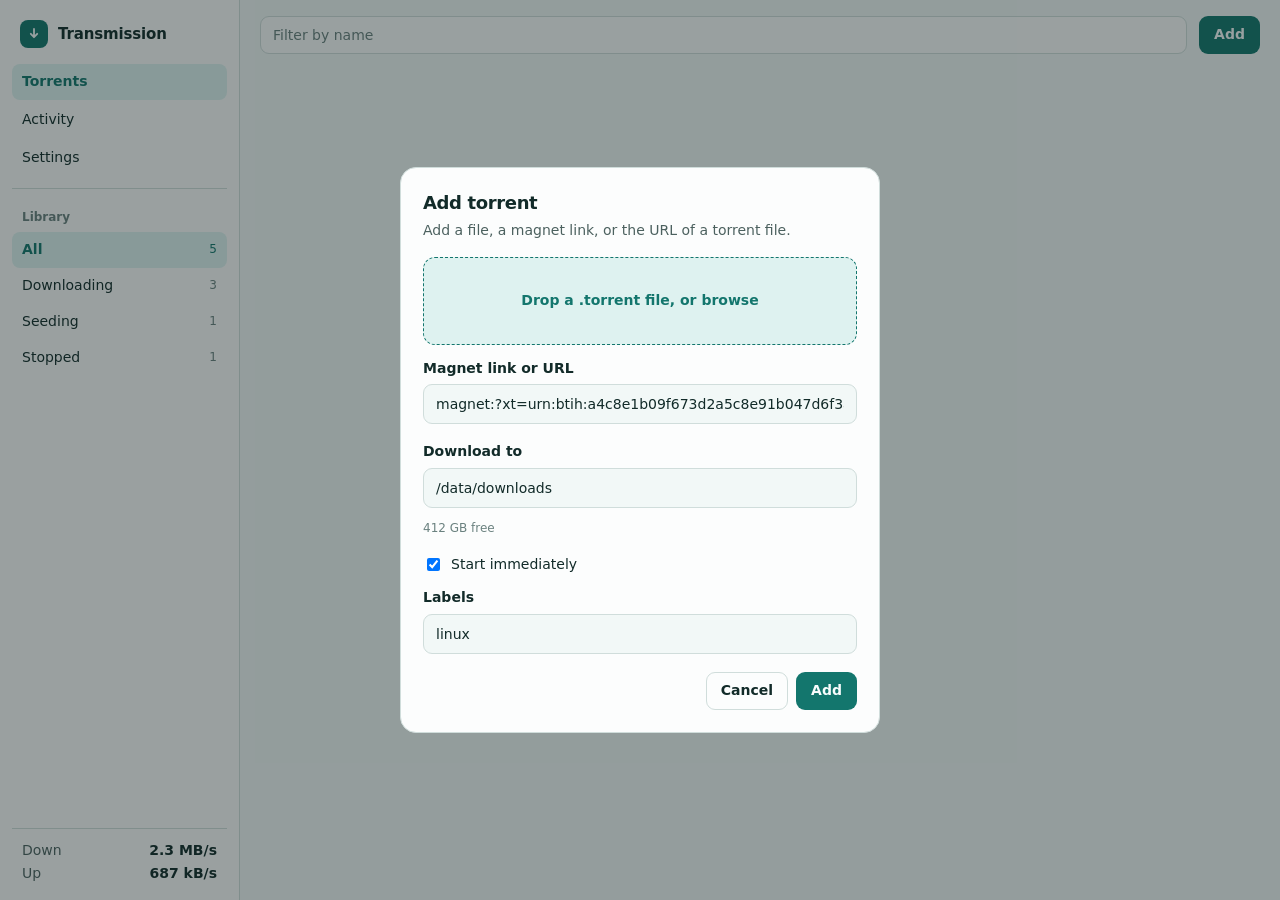
<file: Design/mockups/src/add.html>
<!DOCTYPE html>
<html lang="en">
<head>
  <meta charset="utf-8">
  <title>Add torrent</title>
  <link rel="stylesheet" href="../mockup.css">
</head>
<body>
  <div class="app" aria-hidden="true">
    <aside class="sidebar">
      <div class="brand">
        <span class="mark" aria-hidden="true">
          <svg width="16" height="16" viewBox="0 0 16 16" fill="none">
            <path d="M8 3v7M4.8 7.8 8 11.2 11.2 7.8" stroke="currentColor" stroke-width="1.8" stroke-linecap="round" stroke-linejoin="round"/>
          </svg>
        </span>
        Transmission
      </div>
      <nav class="dest">
        <button class="nav-btn active" type="button">Torrents</button>
        <button class="nav-btn" type="button">Activity</button>
        <button class="nav-btn" type="button">Settings</button>
      </nav>
      <div class="sidebar-scroll">
        <div class="group-label">Library</div>
        <button class="filter-btn active" type="button"><span>All</span><span class="count">5</span></button>
        <button class="filter-btn" type="button"><span>Downloading</span><span class="count">3</span></button>
        <button class="filter-btn" type="button"><span>Seeding</span><span class="count">1</span></button>
        <button class="filter-btn" type="button"><span>Stopped</span><span class="count">1</span></button>
      </div>
      <div class="speeds">
        <div><span>Down</span><strong>2.3 MB/s</strong></div>
        <div><span>Up</span><strong>687 kB/s</strong></div>
      </div>
    </aside>
    <main class="main">
      <div class="toolbar">
        <input class="search" type="search" placeholder="Filter by name" aria-label="Filter by name">
        <button class="primary" type="button">Add</button>
      </div>
    </main>
  </div>
  <div class="scrim">
    <form class="dialog">
      <h1>Add torrent</h1>
      <p>Add a file, a magnet link, or the URL of a torrent file.</p>
      <div class="drop">Drop a .torrent file, or browse</div>
      <div class="field">
        <label for="url">Magnet link or URL</label>
        <input id="url" type="text" value="magnet:?xt=urn:btih:a4c8e1b09f673d2a5c8e91b047d6f3a29c1e5b78">
      </div>
      <div class="field">
        <label for="dir">Download to</label>
        <input id="dir" type="text" value="/data/downloads">
        <div class="free">412 GB free</div>
      </div>
      <label class="check"><input type="checkbox" checked> Start immediately</label>
      <div class="field">
        <label for="labels">Labels</label>
        <input id="labels" type="text" value="linux">
      </div>
      <div class="dialog-actions">
        <button class="ghost" type="button">Cancel</button>
        <button class="primary" type="button">Add</button>
      </div>
    </form>
  </div>
</body>
</html>
</file>
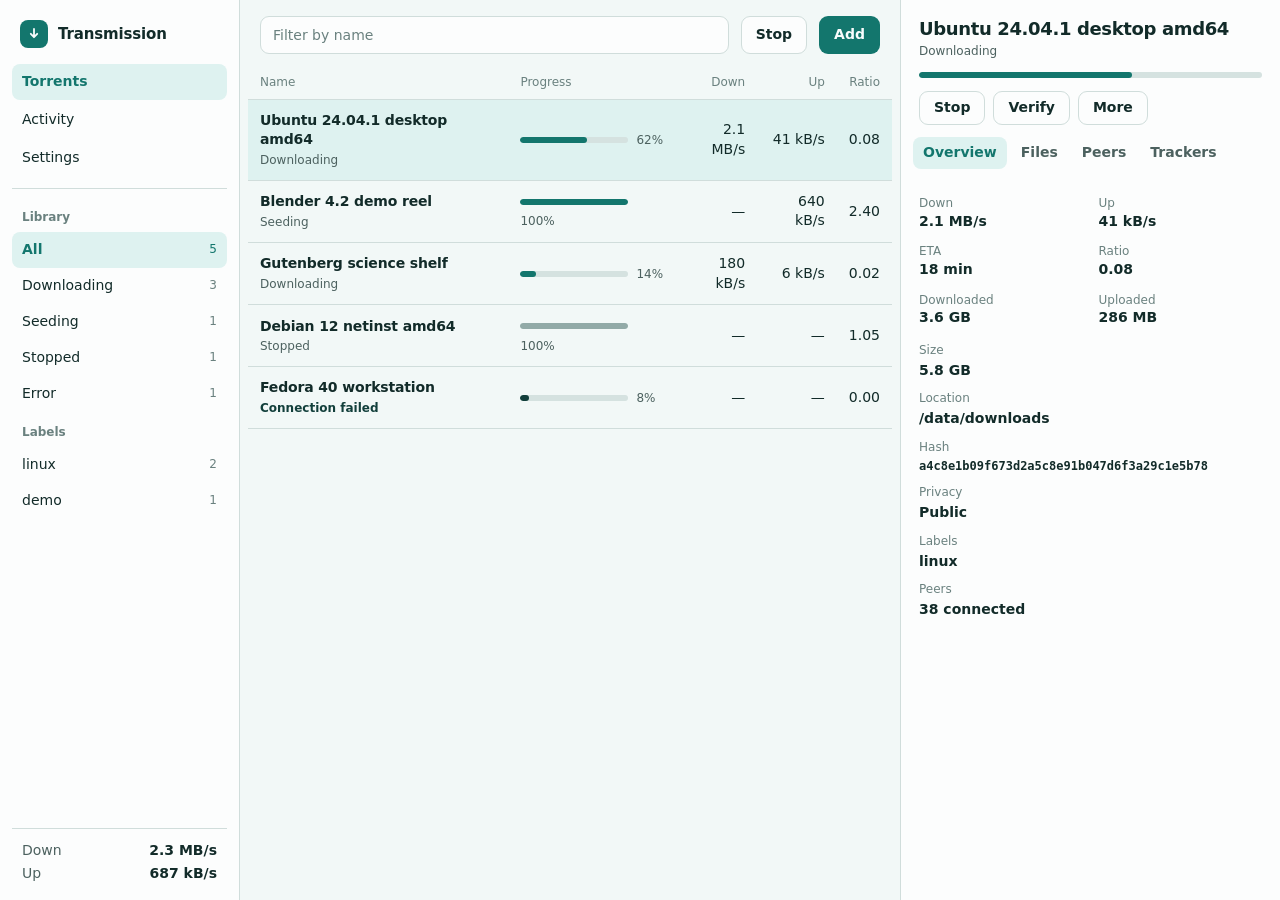
<file: Design/mockups/src/inspector.html>
<!DOCTYPE html>
<html lang="en">
<head>
  <meta charset="utf-8">
  <title>Inspector</title>
  <link rel="stylesheet" href="../mockup.css">
</head>
<body>
  <div class="app with-inspector">
    <aside class="sidebar">
      <div class="brand">
        <span class="mark" aria-hidden="true">
          <svg width="16" height="16" viewBox="0 0 16 16" fill="none">
            <path d="M8 3v7M4.8 7.8 8 11.2 11.2 7.8" stroke="currentColor" stroke-width="1.8" stroke-linecap="round" stroke-linejoin="round"/>
          </svg>
        </span>
        Transmission
      </div>
      <nav class="dest" aria-label="Sections">
        <button class="nav-btn active" type="button">Torrents</button>
        <button class="nav-btn" type="button">Activity</button>
        <button class="nav-btn" type="button">Settings</button>
      </nav>
      <div class="sidebar-scroll">
        <div class="group-label">Library</div>
        <button class="filter-btn active" type="button"><span>All</span><span class="count">5</span></button>
        <button class="filter-btn" type="button"><span>Downloading</span><span class="count">3</span></button>
        <button class="filter-btn" type="button"><span>Seeding</span><span class="count">1</span></button>
        <button class="filter-btn" type="button"><span>Stopped</span><span class="count">1</span></button>
        <button class="filter-btn" type="button"><span>Error</span><span class="count">1</span></button>
        <div class="group-label">Labels</div>
        <button class="filter-btn" type="button"><span>linux</span><span class="count">2</span></button>
        <button class="filter-btn" type="button"><span>demo</span><span class="count">1</span></button>
      </div>
      <div class="speeds">
        <div><span>Down</span><strong>2.3 MB/s</strong></div>
        <div><span>Up</span><strong>687 kB/s</strong></div>
      </div>
    </aside>
    <main class="main">
      <div class="toolbar">
        <input class="search" type="search" placeholder="Filter by name" aria-label="Filter by name">
        <button class="ghost" type="button">Stop</button>
        <button class="primary" type="button">Add</button>
      </div>
      <div class="table-wrap">
        <table>
          <thead>
            <tr>
              <th>Name</th>
              <th>Progress</th>
              <th class="num">Down</th>
              <th class="num">Up</th>
              <th class="num">Ratio</th>
            </tr>
          </thead>
          <tbody>
            <tr class="selected">
              <td class="name-cell"><div class="name">Ubuntu 24.04.1 desktop amd64</div><div class="sub">Downloading</div></td>
              <td><span class="bar"><span style="width:62%"></span></span><span class="pct">62%</span></td>
              <td class="num">2.1 MB/s</td>
              <td class="num">41 kB/s</td>
              <td class="num">0.08</td>
            </tr>
            <tr>
              <td class="name-cell"><div class="name">Blender 4.2 demo reel</div><div class="sub">Seeding</div></td>
              <td><span class="bar"><span style="width:100%"></span></span><span class="pct">100%</span></td>
              <td class="num">—</td>
              <td class="num">640 kB/s</td>
              <td class="num">2.40</td>
            </tr>
            <tr>
              <td class="name-cell"><div class="name">Gutenberg science shelf</div><div class="sub">Downloading</div></td>
              <td><span class="bar"><span style="width:14%"></span></span><span class="pct">14%</span></td>
              <td class="num">180 kB/s</td>
              <td class="num">6 kB/s</td>
              <td class="num">0.02</td>
            </tr>
            <tr>
              <td class="name-cell"><div class="name">Debian 12 netinst amd64</div><div class="sub">Stopped</div></td>
              <td><span class="bar muted"><span style="width:100%"></span></span><span class="pct">100%</span></td>
              <td class="num">—</td>
              <td class="num">—</td>
              <td class="num">1.05</td>
            </tr>
            <tr>
              <td class="name-cell"><div class="name">Fedora 40 workstation</div><div class="sub error">Connection failed</div></td>
              <td><span class="bar strong"><span style="width:8%"></span></span><span class="pct">8%</span></td>
              <td class="num">—</td>
              <td class="num">—</td>
              <td class="num">0.00</td>
            </tr>
          </tbody>
        </table>
      </div>
    </main>
    <aside class="inspector">
      <header>
        <h1>Ubuntu 24.04.1 desktop amd64</h1>
        <div class="sub">Downloading</div>
        <span class="bar wide-bar"><span style="width:62%"></span></span>
      </header>
      <div class="actions">
        <button class="ghost" type="button">Stop</button>
        <button class="ghost" type="button">Verify</button>
        <button class="ghost" type="button">More</button>
      </div>
      <div class="tabs" role="tablist">
        <button class="active" type="button">Overview</button>
        <button type="button">Files</button>
        <button type="button">Peers</button>
        <button type="button">Trackers</button>
      </div>
      <div class="body">
        <div class="stats">
          <div><span>Down</span><strong>2.1 MB/s</strong></div>
          <div><span>Up</span><strong>41 kB/s</strong></div>
          <div><span>ETA</span><strong>18 min</strong></div>
          <div><span>Ratio</span><strong>0.08</strong></div>
          <div><span>Downloaded</span><strong>3.6 GB</strong></div>
          <div><span>Uploaded</span><strong>286 MB</strong></div>
        </div>
        <div class="meta">
          <div><span>Size</span><strong>5.8 GB</strong></div>
          <div><span>Location</span><strong>/data/downloads</strong></div>
          <div><span>Hash</span><strong class="hash">a4c8e1b09f673d2a5c8e91b047d6f3a29c1e5b78</strong></div>
          <div><span>Privacy</span><strong>Public</strong></div>
          <div><span>Labels</span><strong>linux</strong></div>
          <div><span>Peers</span><strong>38 connected</strong></div>
        </div>
      </div>
    </aside>
  </div>
</body>
</html>
</file>
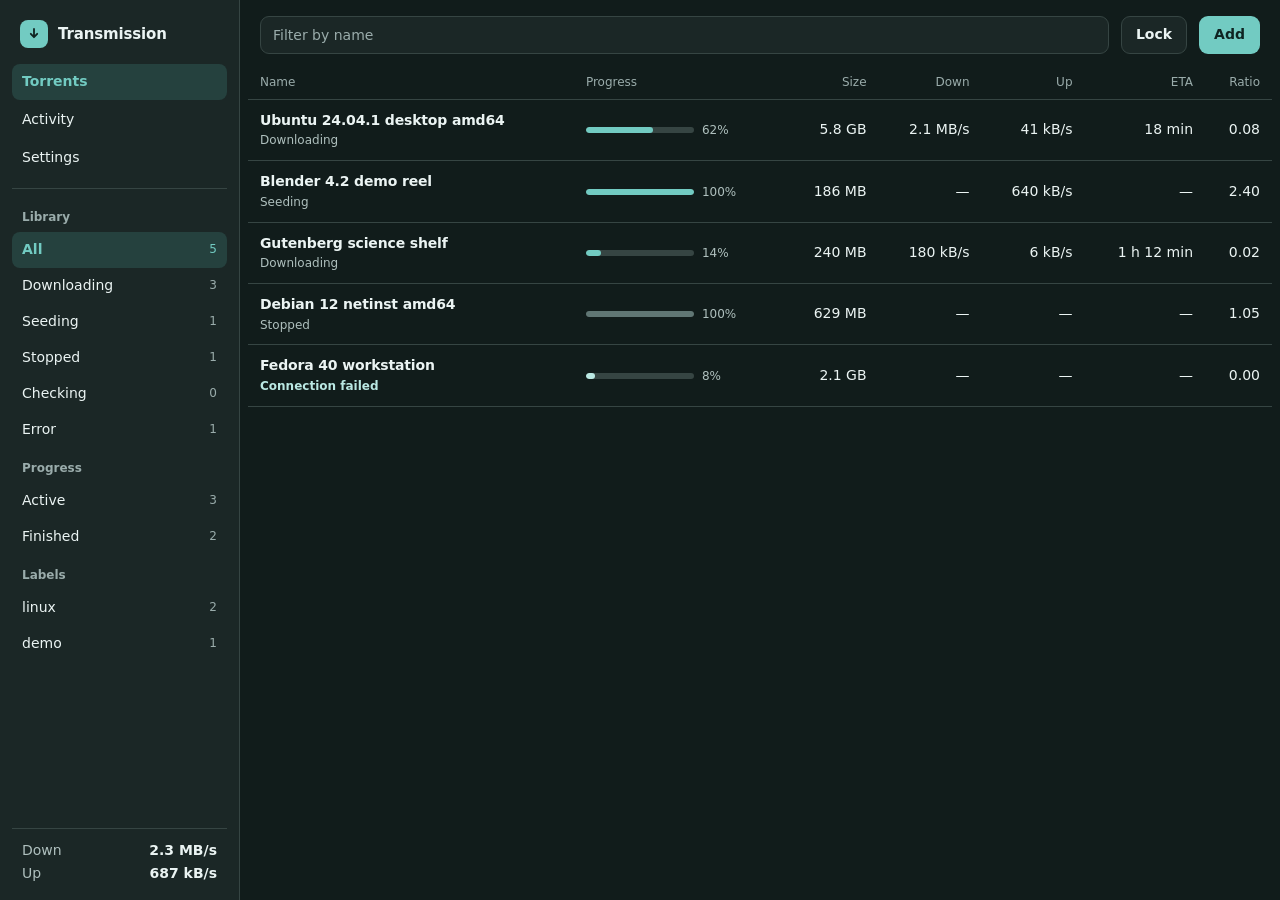
<file: Design/mockups/src/library-dark.html>
<!DOCTYPE html>
<html lang="en" class="dark">
<head>
  <meta charset="utf-8">
  <title>Library, dark</title>
  <link rel="stylesheet" href="../mockup.css">
</head>
<body>
  <div class="app">
    <aside class="sidebar">
      <div class="brand">
        <span class="mark" aria-hidden="true">
          <svg width="16" height="16" viewBox="0 0 16 16" fill="none">
            <path d="M8 3v7M4.8 7.8 8 11.2 11.2 7.8" stroke="currentColor" stroke-width="1.8" stroke-linecap="round" stroke-linejoin="round"/>
          </svg>
        </span>
        Transmission
      </div>
      <nav class="dest" aria-label="Sections">
        <button class="nav-btn active" type="button">Torrents</button>
        <button class="nav-btn" type="button">Activity</button>
        <button class="nav-btn" type="button">Settings</button>
      </nav>
      <div class="sidebar-scroll">
        <div class="group-label">Library</div>
        <button class="filter-btn active" type="button"><span>All</span><span class="count">5</span></button>
        <button class="filter-btn" type="button"><span>Downloading</span><span class="count">3</span></button>
        <button class="filter-btn" type="button"><span>Seeding</span><span class="count">1</span></button>
        <button class="filter-btn" type="button"><span>Stopped</span><span class="count">1</span></button>
        <button class="filter-btn" type="button"><span>Checking</span><span class="count">0</span></button>
        <button class="filter-btn" type="button"><span>Error</span><span class="count">1</span></button>
        <div class="group-label">Progress</div>
        <button class="filter-btn" type="button"><span>Active</span><span class="count">3</span></button>
        <button class="filter-btn" type="button"><span>Finished</span><span class="count">2</span></button>
        <div class="group-label">Labels</div>
        <button class="filter-btn" type="button"><span>linux</span><span class="count">2</span></button>
        <button class="filter-btn" type="button"><span>demo</span><span class="count">1</span></button>
      </div>
      <div class="speeds">
        <div><span>Down</span><strong>2.3 MB/s</strong></div>
        <div><span>Up</span><strong>687 kB/s</strong></div>
      </div>
    </aside>
    <main class="main">
      <div class="toolbar">
        <input class="search" type="search" placeholder="Filter by name" aria-label="Filter by name">
        <button class="ghost" type="button">Lock</button>
        <button class="primary" type="button">Add</button>
      </div>
      <div class="table-wrap">
        <table>
          <thead>
            <tr>
              <th>Name</th>
              <th>Progress</th>
              <th class="num">Size</th>
              <th class="num">Down</th>
              <th class="num">Up</th>
              <th class="num">ETA</th>
              <th class="num">Ratio</th>
            </tr>
          </thead>
          <tbody>
            <tr>
              <td class="name-cell"><div class="name">Ubuntu 24.04.1 desktop amd64</div><div class="sub">Downloading</div></td>
              <td><span class="bar"><span style="width:62%"></span></span><span class="pct">62%</span></td>
              <td class="num">5.8 GB</td>
              <td class="num">2.1 MB/s</td>
              <td class="num">41 kB/s</td>
              <td class="num">18 min</td>
              <td class="num">0.08</td>
            </tr>
            <tr>
              <td class="name-cell"><div class="name">Blender 4.2 demo reel</div><div class="sub">Seeding</div></td>
              <td><span class="bar"><span style="width:100%"></span></span><span class="pct">100%</span></td>
              <td class="num">186 MB</td>
              <td class="num">—</td>
              <td class="num">640 kB/s</td>
              <td class="num">—</td>
              <td class="num">2.40</td>
            </tr>
            <tr>
              <td class="name-cell"><div class="name">Gutenberg science shelf</div><div class="sub">Downloading</div></td>
              <td><span class="bar"><span style="width:14%"></span></span><span class="pct">14%</span></td>
              <td class="num">240 MB</td>
              <td class="num">180 kB/s</td>
              <td class="num">6 kB/s</td>
              <td class="num">1 h 12 min</td>
              <td class="num">0.02</td>
            </tr>
            <tr>
              <td class="name-cell"><div class="name">Debian 12 netinst amd64</div><div class="sub">Stopped</div></td>
              <td><span class="bar muted"><span style="width:100%"></span></span><span class="pct">100%</span></td>
              <td class="num">629 MB</td>
              <td class="num">—</td>
              <td class="num">—</td>
              <td class="num">—</td>
              <td class="num">1.05</td>
            </tr>
            <tr>
              <td class="name-cell"><div class="name">Fedora 40 workstation</div><div class="sub error">Connection failed</div></td>
              <td><span class="bar strong"><span style="width:8%"></span></span><span class="pct">8%</span></td>
              <td class="num">2.1 GB</td>
              <td class="num">—</td>
              <td class="num">—</td>
              <td class="num">—</td>
              <td class="num">0.00</td>
            </tr>
          </tbody>
        </table>
      </div>
    </main>
  </div>
</body>
</html>
</file>
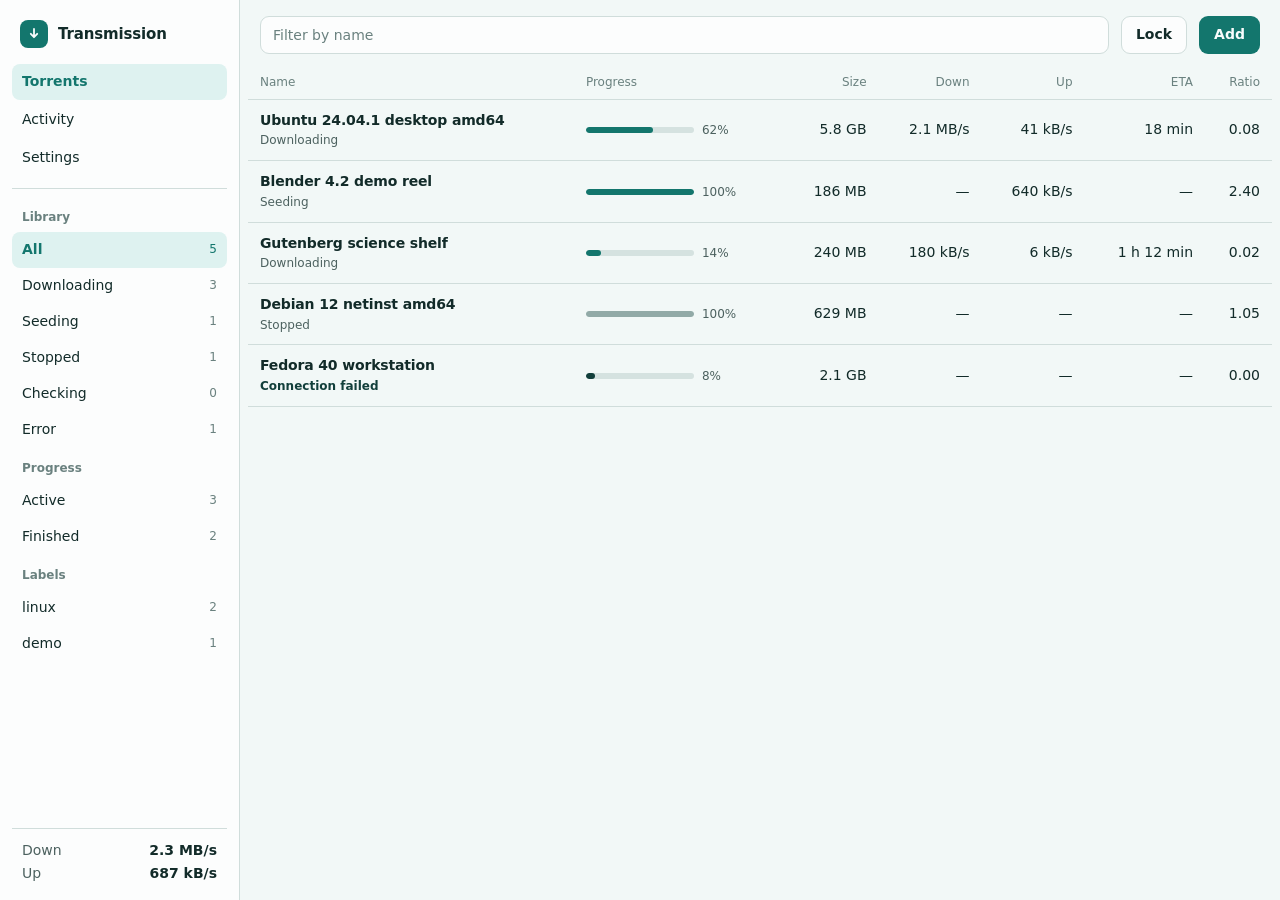
<file: Design/mockups/src/library.html>
<!DOCTYPE html>
<html lang="en">
<head>
  <meta charset="utf-8">
  <title>Library</title>
  <link rel="stylesheet" href="../mockup.css">
</head>
<body>
  <div class="app">
    <aside class="sidebar">
      <div class="brand">
        <span class="mark" aria-hidden="true">
          <svg width="16" height="16" viewBox="0 0 16 16" fill="none">
            <path d="M8 3v7M4.8 7.8 8 11.2 11.2 7.8" stroke="currentColor" stroke-width="1.8" stroke-linecap="round" stroke-linejoin="round"/>
          </svg>
        </span>
        Transmission
      </div>
      <nav class="dest" aria-label="Sections">
        <button class="nav-btn active" type="button">Torrents</button>
        <button class="nav-btn" type="button">Activity</button>
        <button class="nav-btn" type="button">Settings</button>
      </nav>
      <div class="sidebar-scroll">
        <div class="group-label">Library</div>
        <button class="filter-btn active" type="button"><span>All</span><span class="count">5</span></button>
        <button class="filter-btn" type="button"><span>Downloading</span><span class="count">3</span></button>
        <button class="filter-btn" type="button"><span>Seeding</span><span class="count">1</span></button>
        <button class="filter-btn" type="button"><span>Stopped</span><span class="count">1</span></button>
        <button class="filter-btn" type="button"><span>Checking</span><span class="count">0</span></button>
        <button class="filter-btn" type="button"><span>Error</span><span class="count">1</span></button>
        <div class="group-label">Progress</div>
        <button class="filter-btn" type="button"><span>Active</span><span class="count">3</span></button>
        <button class="filter-btn" type="button"><span>Finished</span><span class="count">2</span></button>
        <div class="group-label">Labels</div>
        <button class="filter-btn" type="button"><span>linux</span><span class="count">2</span></button>
        <button class="filter-btn" type="button"><span>demo</span><span class="count">1</span></button>
      </div>
      <div class="speeds">
        <div><span>Down</span><strong>2.3 MB/s</strong></div>
        <div><span>Up</span><strong>687 kB/s</strong></div>
      </div>
    </aside>
    <main class="main">
      <div class="toolbar">
        <input class="search" type="search" placeholder="Filter by name" aria-label="Filter by name">
        <button class="ghost" type="button">Lock</button>
        <button class="primary" type="button">Add</button>
      </div>
      <div class="table-wrap">
        <table>
          <thead>
            <tr>
              <th>Name</th>
              <th>Progress</th>
              <th class="num">Size</th>
              <th class="num">Down</th>
              <th class="num">Up</th>
              <th class="num">ETA</th>
              <th class="num">Ratio</th>
            </tr>
          </thead>
          <tbody>
            <tr>
              <td class="name-cell"><div class="name">Ubuntu 24.04.1 desktop amd64</div><div class="sub">Downloading</div></td>
              <td><span class="bar" style="--p:62%"><span style="width:62%"></span></span><span class="pct">62%</span></td>
              <td class="num">5.8 GB</td>
              <td class="num">2.1 MB/s</td>
              <td class="num">41 kB/s</td>
              <td class="num">18 min</td>
              <td class="num">0.08</td>
            </tr>
            <tr>
              <td class="name-cell"><div class="name">Blender 4.2 demo reel</div><div class="sub">Seeding</div></td>
              <td><span class="bar"><span style="width:100%"></span></span><span class="pct">100%</span></td>
              <td class="num">186 MB</td>
              <td class="num">—</td>
              <td class="num">640 kB/s</td>
              <td class="num">—</td>
              <td class="num">2.40</td>
            </tr>
            <tr>
              <td class="name-cell"><div class="name">Gutenberg science shelf</div><div class="sub">Downloading</div></td>
              <td><span class="bar"><span style="width:14%"></span></span><span class="pct">14%</span></td>
              <td class="num">240 MB</td>
              <td class="num">180 kB/s</td>
              <td class="num">6 kB/s</td>
              <td class="num">1 h 12 min</td>
              <td class="num">0.02</td>
            </tr>
            <tr>
              <td class="name-cell"><div class="name">Debian 12 netinst amd64</div><div class="sub">Stopped</div></td>
              <td><span class="bar muted"><span style="width:100%"></span></span><span class="pct">100%</span></td>
              <td class="num">629 MB</td>
              <td class="num">—</td>
              <td class="num">—</td>
              <td class="num">—</td>
              <td class="num">1.05</td>
            </tr>
            <tr>
              <td class="name-cell"><div class="name">Fedora 40 workstation</div><div class="sub error">Connection failed</div></td>
              <td><span class="bar strong"><span style="width:8%"></span></span><span class="pct">8%</span></td>
              <td class="num">2.1 GB</td>
              <td class="num">—</td>
              <td class="num">—</td>
              <td class="num">—</td>
              <td class="num">0.00</td>
            </tr>
          </tbody>
        </table>
      </div>
    </main>
  </div>
</body>
</html>
</file>
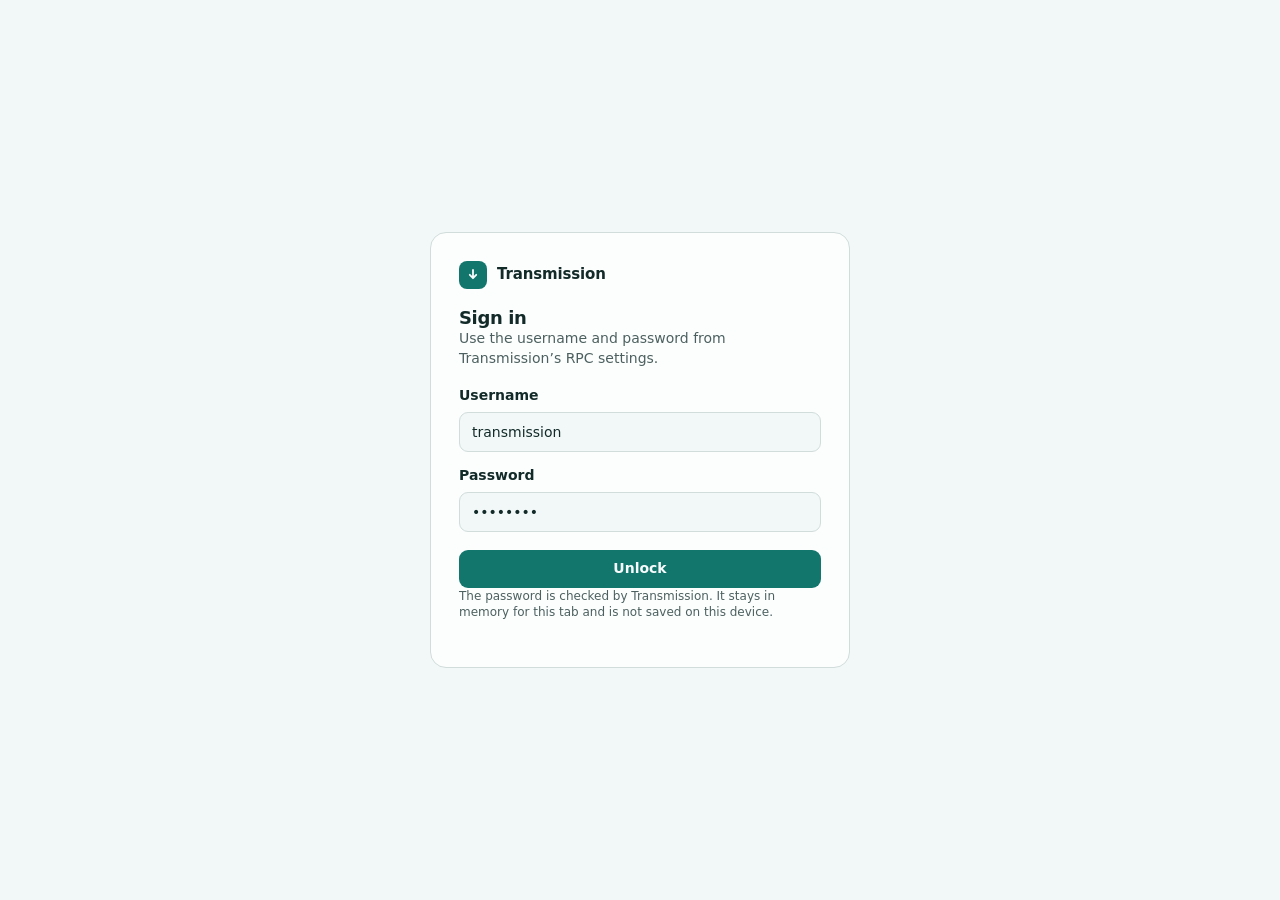
<file: Design/mockups/src/login.html>
<!DOCTYPE html>
<html lang="en">
<head>
  <meta charset="utf-8">
  <title>Sign in</title>
  <link rel="stylesheet" href="../mockup.css">
</head>
<body>
  <main class="login">
    <form class="login-card">
      <div class="brand">
        <span class="mark" aria-hidden="true">
          <svg width="16" height="16" viewBox="0 0 16 16" fill="none">
            <path d="M8 3v7M4.8 7.8 8 11.2 11.2 7.8" stroke="currentColor" stroke-width="1.8" stroke-linecap="round" stroke-linejoin="round"/>
          </svg>
        </span>
        Transmission
      </div>
      <h1>Sign in</h1>
      <p>Use the username and password from Transmission’s RPC settings.</p>
      <label for="user">Username</label>
      <input id="user" name="username" autocomplete="username" value="transmission">
      <label for="pass">Password</label>
      <input id="pass" name="password" type="password" autocomplete="current-password" value="password">
      <button class="primary" type="button">Unlock</button>
      <p class="fine">The password is checked by Transmission. It stays in memory for this tab and is not saved on this device.</p>
    </form>
  </main>
</body>
</html>
</file>
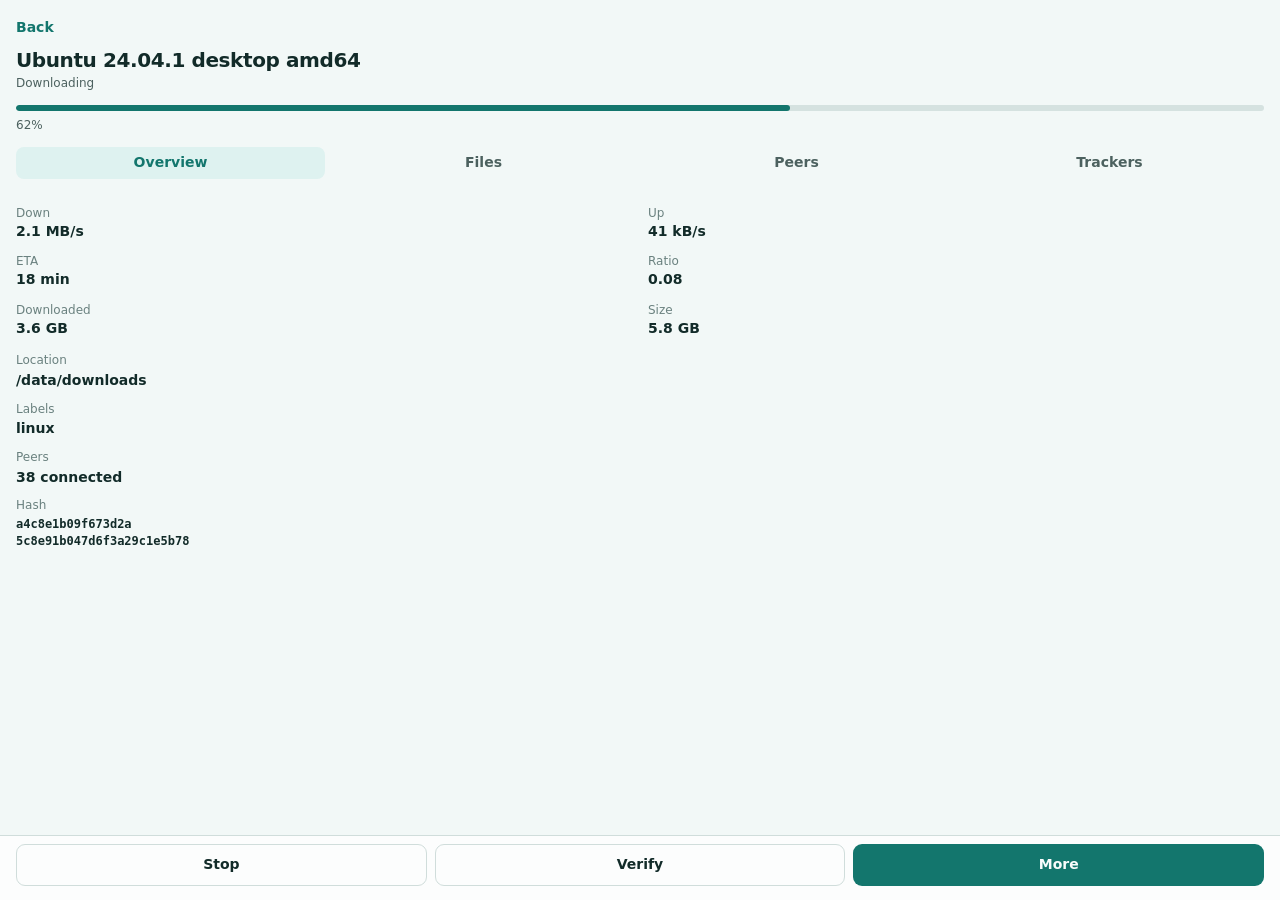
<file: Design/mockups/src/mobile-detail.html>
<!DOCTYPE html>
<html lang="en">
<head>
  <meta charset="utf-8">
  <meta name="viewport" content="width=device-width, initial-scale=1">
  <title>Torrent detail, phone</title>
  <link rel="stylesheet" href="../mockup.css">
  <style>
    html, body, .phone, .sheet { width: 100%; max-width: 100%; min-width: 0; }
    .segment { display: grid !important; grid-template-columns: repeat(4, minmax(0, 1fr)); }
    .segment button, .actionbar button { min-width: 0 !important; }
    .actionbar { display: flex !important; width: 100%; }
    .actionbar button { flex: 1 1 0; }
  </style>
</head>
<body>
  <div class="phone">
    <div class="sheet">
      <header>
        <button class="back" type="button">Back</button>
        <h1>Ubuntu 24.04.1 desktop amd64</h1>
        <div class="sub">Downloading</div>
        <span class="bar wide-bar"><span style="width:62%"></span></span>
        <div class="pct">62%</div>
      </header>
      <div class="segment" role="tablist">
        <button class="active" type="button">Overview</button>
        <button type="button">Files</button>
        <button type="button">Peers</button>
        <button type="button">Trackers</button>
      </div>
      <div class="body">
        <div class="stats">
          <div><span>Down</span><strong>2.1 MB/s</strong></div>
          <div><span>Up</span><strong>41 kB/s</strong></div>
          <div><span>ETA</span><strong>18 min</strong></div>
          <div><span>Ratio</span><strong>0.08</strong></div>
          <div><span>Downloaded</span><strong>3.6 GB</strong></div>
          <div><span>Size</span><strong>5.8 GB</strong></div>
        </div>
        <div class="meta">
          <div><span>Location</span><strong>/data/downloads</strong></div>
          <div><span>Labels</span><strong>linux</strong></div>
          <div><span>Peers</span><strong>38 connected</strong></div>
          <div><span>Hash</span><strong class="hash">a4c8e1b09f673d2a<br>5c8e91b047d6f3a29c1e5b78</strong></div>
        </div>
      </div>
      <div class="actionbar">
        <button class="ghost" type="button">Stop</button>
        <button class="ghost" type="button">Verify</button>
        <button class="primary" type="button">More</button>
      </div>
    </div>
  </div>
</body>
</html>
</file>
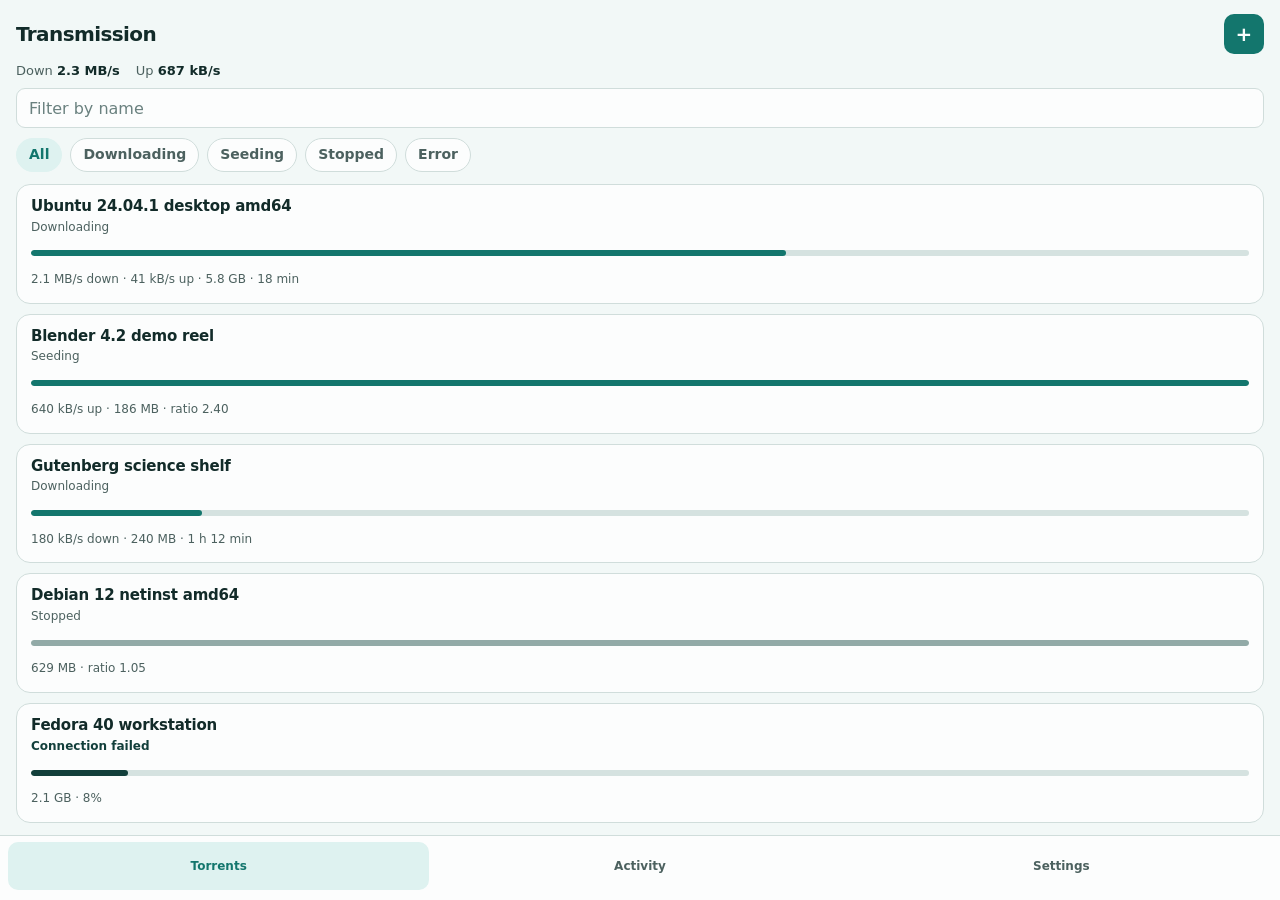
<file: Design/mockups/src/mobile-library.html>
<!DOCTYPE html>
<html lang="en">
<head>
  <meta charset="utf-8">
  <meta name="viewport" content="width=device-width, initial-scale=1">
  <title>Library, phone</title>
  <link rel="stylesheet" href="../mockup.css">
  <style>
    html, body, .phone { width: 100%; max-width: 100%; min-width: 0; }
    .tabbar { display: grid; grid-template-columns: repeat(3, minmax(0, 1fr)); width: 100%; }
    .chips { max-width: 100%; }
  </style>
</head>
<body>
  <div class="phone">
    <div class="phone-top">
      <h1>Transmission</h1>
      <button class="icon-btn" type="button" aria-label="Add torrent">+</button>
    </div>
    <div class="rate-line">
      <span>Down <strong>2.3 MB/s</strong></span>
      <span>Up <strong>687 kB/s</strong></span>
    </div>
    <div class="search-wrap">
      <input class="search" type="search" placeholder="Filter by name" aria-label="Filter by name">
    </div>
    <div class="chips" aria-label="Filters">
      <button class="active" type="button">All</button>
      <button type="button">Downloading</button>
      <button type="button">Seeding</button>
      <button type="button">Stopped</button>
      <button type="button">Error</button>
    </div>
    <div class="cards">
      <article class="card">
        <h2>Ubuntu 24.04.1 desktop amd64</h2>
        <div class="sub">Downloading</div>
        <span class="bar" style="width:100%"><span style="width:62%"></span></span>
        <div class="card-meta">2.1 MB/s down · 41 kB/s up · 5.8 GB · 18 min</div>
      </article>
      <article class="card">
        <h2>Blender 4.2 demo reel</h2>
        <div class="sub">Seeding</div>
        <span class="bar" style="width:100%"><span style="width:100%"></span></span>
        <div class="card-meta">640 kB/s up · 186 MB · ratio 2.40</div>
      </article>
      <article class="card">
        <h2>Gutenberg science shelf</h2>
        <div class="sub">Downloading</div>
        <span class="bar" style="width:100%"><span style="width:14%"></span></span>
        <div class="card-meta">180 kB/s down · 240 MB · 1 h 12 min</div>
      </article>
      <article class="card">
        <h2>Debian 12 netinst amd64</h2>
        <div class="sub">Stopped</div>
        <span class="bar muted" style="width:100%"><span style="width:100%"></span></span>
        <div class="card-meta">629 MB · ratio 1.05</div>
      </article>
      <article class="card">
        <h2>Fedora 40 workstation</h2>
        <div class="sub error">Connection failed</div>
        <span class="bar strong" style="width:100%"><span style="width:8%"></span></span>
        <div class="card-meta">2.1 GB · 8%</div>
      </article>
    </div>
    <nav class="tabbar" aria-label="Sections">
      <button class="active" type="button">Torrents</button>
      <button type="button">Activity</button>
      <button type="button">Settings</button>
    </nav>
  </div>
</body>
</html>
</file>
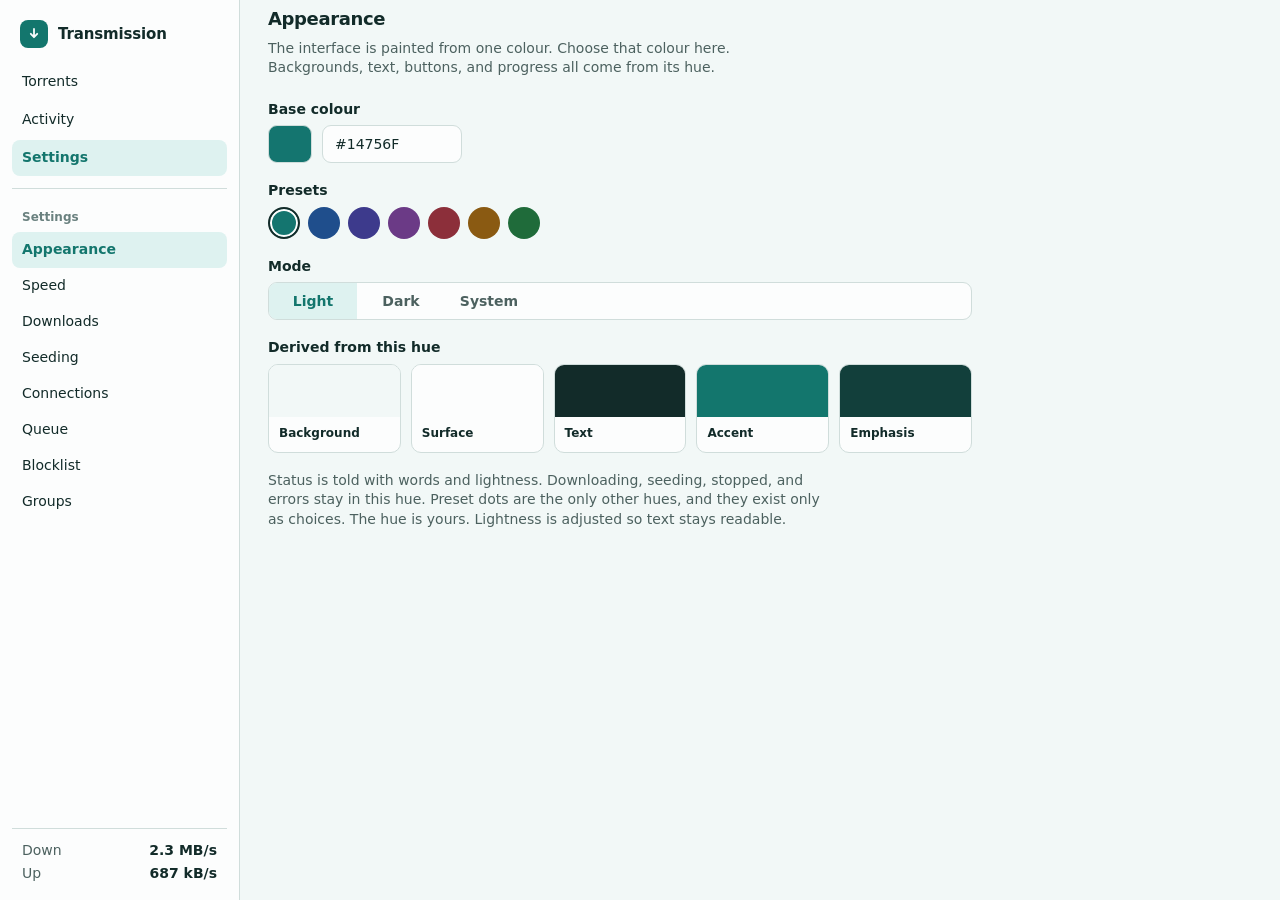
<file: Design/mockups/src/settings.html>
<!DOCTYPE html>
<html lang="en">
<head>
  <meta charset="utf-8">
  <title>Appearance settings</title>
  <link rel="stylesheet" href="../mockup.css">
</head>
<body>
  <div class="app">
    <aside class="sidebar">
      <div class="brand">
        <span class="mark" aria-hidden="true">
          <svg width="16" height="16" viewBox="0 0 16 16" fill="none">
            <path d="M8 3v7M4.8 7.8 8 11.2 11.2 7.8" stroke="currentColor" stroke-width="1.8" stroke-linecap="round" stroke-linejoin="round"/>
          </svg>
        </span>
        Transmission
      </div>
      <nav class="dest" aria-label="Sections">
        <button class="nav-btn" type="button">Torrents</button>
        <button class="nav-btn" type="button">Activity</button>
        <button class="nav-btn active" type="button">Settings</button>
      </nav>
      <div class="sidebar-scroll">
        <div class="group-label">Settings</div>
        <button class="filter-btn active" type="button">Appearance</button>
        <button class="filter-btn" type="button">Speed</button>
        <button class="filter-btn" type="button">Downloads</button>
        <button class="filter-btn" type="button">Seeding</button>
        <button class="filter-btn" type="button">Connections</button>
        <button class="filter-btn" type="button">Queue</button>
        <button class="filter-btn" type="button">Blocklist</button>
        <button class="filter-btn" type="button">Groups</button>
      </div>
      <div class="speeds">
        <div><span>Down</span><strong>2.3 MB/s</strong></div>
        <div><span>Up</span><strong>687 kB/s</strong></div>
      </div>
    </aside>
    <main class="main">
      <div class="content">
        <h1>Appearance</h1>
        <p class="lead">The interface is painted from one colour. Choose that colour here. Backgrounds, text, buttons, and progress all come from its hue.</p>
        <div class="field">
          <label for="hex">Base colour</label>
          <div class="color-row">
            <span class="swatch" aria-hidden="true"></span>
            <input class="hex" id="hex" value="#14756F">
          </div>
        </div>
        <div class="field">
          <label>Presets</label>
          <div class="presets" role="radiogroup" aria-label="Preset colours">
            <button type="button" aria-checked="true" aria-label="Teal" style="background:#14756F"></button>
            <button type="button" aria-checked="false" aria-label="Blue" style="background:#1F4E8C"></button>
            <button type="button" aria-checked="false" aria-label="Indigo" style="background:#3D3A8C"></button>
            <button type="button" aria-checked="false" aria-label="Violet" style="background:#6B3A86"></button>
            <button type="button" aria-checked="false" aria-label="Crimson" style="background:#8C2F3A"></button>
            <button type="button" aria-checked="false" aria-label="Amber" style="background:#8A5A12"></button>
            <button type="button" aria-checked="false" aria-label="Green" style="background:#1F6B3A"></button>
          </div>
        </div>
        <div class="field">
          <label>Mode</label>
          <div class="segmented" role="radiogroup" aria-label="Mode">
            <button class="active" type="button">Light</button>
            <button type="button">Dark</button>
            <button type="button">System</button>
          </div>
        </div>
        <div class="field">
          <label>Derived from this hue</label>
          <div class="tokens">
            <div class="token"><i style="background:var(--bg)"></i><b>Background</b></div>
            <div class="token"><i style="background:var(--surface)"></i><b>Surface</b></div>
            <div class="token"><i style="background:var(--text)"></i><b>Text</b></div>
            <div class="token"><i style="background:var(--accent)"></i><b>Accent</b></div>
            <div class="token"><i style="background:var(--strong)"></i><b>Emphasis</b></div>
          </div>
        </div>
        <p class="note">Status is told with words and lightness. Downloading, seeding, stopped, and errors stay in this hue. Preset dots are the only other hues, and they exist only as choices. The hue is yours. Lightness is adjusted so text stays readable.</p>
      </div>
    </main>
  </div>
</body>
</html>
</file>
<file: Design/mockups/mockup.css>
:root {
  color-scheme: light;
  --h: 174;
  --bg: hsl(174 32% 96%);
  --surface: hsl(174 28% 99%);
  --sunken: hsl(174 24% 93%);
  --text: hsl(174 42% 12%);
  --muted: hsl(174 12% 34%);
  --faint: hsl(174 10% 46%);
  --line: hsl(174 16% 84%);
  --accent: hsl(174 72% 27%);
  --on-accent: hsl(174 40% 98%);
  --soft: hsl(174 42% 91%);
  --strong: hsl(174 55% 16%);
  --track: hsl(174 18% 86%);
  --muted-fill: hsl(174 12% 62%);
  --scrim: hsl(174 30% 10% / 0.42);
  --shadow: none;
  --sidebar: 240px;
  --inspector: 380px;
  --radius: 10px;
  --font: ui-sans-serif, system-ui, -apple-system, "Segoe UI", sans-serif;
  --mono: ui-monospace, "SF Mono", "Menlo", monospace;
}

html.dark {
  color-scheme: dark;
  --bg: hsl(174 24% 9%);
  --surface: hsl(174 18% 13%);
  --sunken: hsl(174 16% 17%);
  --text: hsl(174 30% 94%);
  --muted: hsl(174 12% 72%);
  --faint: hsl(174 10% 64%);
  --line: hsl(174 12% 24%);
  --accent: hsl(174 46% 62%);
  --on-accent: hsl(174 40% 10%);
  --soft: hsl(174 28% 20%);
  --strong: hsl(174 50% 82%);
  --track: hsl(174 12% 24%);
  --muted-fill: hsl(174 10% 42%);
  --scrim: hsl(174 30% 4% / 0.62);
}

* { box-sizing: border-box; }

html, body {
  margin: 0;
  height: 100%;
  overflow: hidden;
  background: var(--bg);
  color: var(--text);
  font-family: var(--font);
  font-size: 14px;
  line-height: 1.4;
  -webkit-font-smoothing: antialiased;
}

button, input, textarea { font: inherit; color: inherit; }

button { cursor: pointer; }

.app {
  height: 100%;
  display: grid;
  grid-template-columns: var(--sidebar) minmax(0, 1fr);
}

.app.with-inspector {
  grid-template-columns: var(--sidebar) minmax(0, 1fr) var(--inspector);
}

.sidebar {
  background: var(--surface);
  border-right: 1px solid var(--line);
  display: flex;
  flex-direction: column;
  min-height: 0;
  padding: 16px 12px 12px;
}

.brand {
  display: flex;
  align-items: center;
  gap: 10px;
  padding: 4px 8px 16px;
  font-weight: 600;
  letter-spacing: -0.01em;
  font-size: 15px;
}

.mark {
  width: 28px;
  height: 28px;
  border-radius: 8px;
  background: var(--accent);
  color: var(--on-accent);
  display: grid;
  place-items: center;
  flex: none;
}

.dest {
  display: flex;
  flex-direction: column;
  gap: 2px;
  padding-bottom: 12px;
  margin-bottom: 8px;
  border-bottom: 1px solid var(--line);
}

.nav-btn, .filter-btn {
  display: flex;
  align-items: center;
  justify-content: space-between;
  width: 100%;
  border: 0;
  background: transparent;
  border-radius: 8px;
  min-height: 36px;
  padding: 0 10px;
  text-align: left;
  color: var(--text);
}

.nav-btn.active, .filter-btn.active {
  background: var(--soft);
  color: var(--accent);
  font-weight: 600;
}

.group-label {
  margin: 12px 10px 6px;
  color: var(--faint);
  font-size: 12px;
  font-weight: 600;
}

.count {
  color: var(--faint);
  font-variant-numeric: tabular-nums;
  font-weight: 500;
  font-size: 12px;
}

.filter-btn.active .count { color: var(--accent); }

.sidebar-scroll {
  overflow: auto;
  min-height: 0;
  flex: 1;
}

.speeds {
  border-top: 1px solid var(--line);
  padding: 12px 10px 4px;
  display: grid;
  gap: 4px;
  font-variant-numeric: tabular-nums;
}

.speeds div {
  display: flex;
  justify-content: space-between;
  color: var(--muted);
}

.speeds strong { color: var(--text); font-weight: 600; }

.main {
  min-width: 0;
  min-height: 0;
  display: flex;
  flex-direction: column;
}

.toolbar {
  display: flex;
  align-items: center;
  gap: 12px;
  padding: 16px 20px 12px;
}

.search {
  flex: 1;
  height: 38px;
  border-radius: 9px;
  border: 1px solid var(--line);
  background: var(--surface);
  padding: 0 12px;
}

.search::placeholder { color: var(--faint); }

.primary, .ghost, .danger {
  height: 38px;
  border-radius: 9px;
  padding: 0 14px;
  border: 1px solid transparent;
  font-weight: 600;
}

.primary {
  background: var(--accent);
  color: var(--on-accent);
}

.ghost {
  background: var(--surface);
  border-color: var(--line);
  color: var(--text);
}

.danger {
  background: var(--strong);
  color: var(--on-accent);
}

html.dark .danger { color: hsl(174 40% 10%); }

.table-wrap { min-height: 0; overflow: auto; padding: 0 8px 16px; }

table {
  width: 100%;
  border-collapse: collapse;
}

th {
  text-align: left;
  font-weight: 500;
  color: var(--faint);
  font-size: 12px;
  padding: 8px 12px;
  border-bottom: 1px solid var(--line);
}

td {
  padding: 11px 12px;
  border-bottom: 1px solid var(--line);
  vertical-align: middle;
  font-variant-numeric: tabular-nums;
}

th.num, td.num { text-align: right; }

.name-cell { min-width: 220px; }

.name {
  font-weight: 600;
  letter-spacing: -0.011em;
}

.sub {
  color: var(--muted);
  font-size: 12px;
  font-weight: 500;
  margin-top: 2px;
}

.sub.error { color: var(--strong); font-weight: 600; }

tr.selected td { background: var(--soft); }

.bar {
  height: 6px;
  border-radius: 99px;
  background: var(--track);
  overflow: hidden;
  width: 108px;
  display: inline-block;
  vertical-align: middle;
  margin-right: 8px;
}

.bar > span {
  display: block;
  height: 100%;
  background: var(--accent);
  border-radius: inherit;
}

.bar.muted > span { background: var(--muted-fill); }
.bar.strong > span { background: var(--strong); }

.pct {
  color: var(--muted);
  font-size: 12px;
  font-variant-numeric: tabular-nums;
}

.inspector {
  background: var(--surface);
  border-left: 1px solid var(--line);
  min-height: 0;
  display: flex;
  flex-direction: column;
}

.inspector header, .sheet header {
  padding: 18px 18px 12px;
}

.inspector h1, .sheet h1, .content h1, .login-card h1 {
  margin: 0;
  font-size: 18px;
  letter-spacing: -0.02em;
  font-weight: 650;
  line-height: 1.25;
  overflow-wrap: anywhere;
}

.tabs, .segment {
  display: flex;
  gap: 4px;
  padding: 0 12px 12px;
}

.tabs button, .segment button {
  border: 0;
  background: transparent;
  border-radius: 8px;
  min-height: 32px;
  padding: 0 10px;
  color: var(--muted);
  font-weight: 600;
}

.tabs button.active, .segment button.active {
  background: var(--soft);
  color: var(--accent);
}

.inspector .body, .sheet .body {
  padding: 0 18px 18px;
  overflow: auto;
  min-height: 0;
}

.stats {
  display: grid;
  grid-template-columns: 1fr 1fr;
  gap: 12px 16px;
  margin: 14px 0;
  min-width: 0;
}

.stats span, .meta span {
  display: block;
  color: var(--faint);
  font-size: 12px;
}

.stats strong, .meta strong {
  font-weight: 600;
  font-variant-numeric: tabular-nums;
}

.wide-bar { width: 100%; margin: 12px 0 0; }
.wide-bar + .pct { display: inline-block; margin-top: 6px; }

.meta {
  display: grid;
  gap: 10px;
  margin-top: 8px;
  min-width: 0;
}

.meta div { display: grid; gap: 2px; }

.hash {
  font-family: var(--mono);
  font-size: 12px;
  font-weight: 500;
  overflow-wrap: anywhere;
}

.actions {
  display: flex;
  gap: 8px;
  padding: 0 18px 12px;
}

.actions .ghost, .actions .primary { height: 34px; }

.content {
  padding: 8px 28px 28px;
  overflow: auto;
  max-width: 760px;
}

.lead {
  color: var(--muted);
  margin: 8px 0 22px;
  max-width: 58ch;
}

.field { display: grid; gap: 6px; margin-bottom: 18px; }
.field label { font-weight: 600; }

.color-row { display: flex; gap: 10px; align-items: center; }

.swatch {
  width: 44px;
  height: 38px;
  border-radius: 9px;
  border: 1px solid var(--line);
  background: #14756f;
}

.hex {
  height: 38px;
  width: 140px;
  border-radius: 9px;
  border: 1px solid var(--line);
  background: var(--surface);
  padding: 0 12px;
  font-variant-numeric: tabular-nums;
}

.presets { display: flex; gap: 8px; }

.presets button {
  width: 32px;
  height: 32px;
  border-radius: 999px;
  border: 2px solid transparent;
  padding: 0;
}

.presets button[aria-checked="true"] {
  border-color: var(--text);
  box-shadow: inset 0 0 0 2px var(--surface);
}

.segmented {
  display: inline-flex;
  border: 1px solid var(--line);
  border-radius: 9px;
  overflow: hidden;
  background: var(--surface);
}

.segmented button {
  border: 0;
  background: transparent;
  min-width: 88px;
  min-height: 36px;
  font-weight: 600;
  color: var(--muted);
}

.segmented button.active {
  background: var(--soft);
  color: var(--accent);
}

.tokens {
  display: grid;
  grid-template-columns: repeat(5, minmax(0, 1fr));
  gap: 10px;
}

.token {
  border: 1px solid var(--line);
  border-radius: 10px;
  overflow: hidden;
  background: var(--surface);
}

.token i {
  display: block;
  height: 52px;
}

.token b {
  display: block;
  padding: 8px 10px 10px;
  font-size: 12px;
  font-weight: 600;
}

.note {
  color: var(--muted);
  margin-top: 16px;
  max-width: 62ch;
}

.login {
  height: 100%;
  display: grid;
  place-items: center;
  padding: 24px;
}

.login-card {
  width: min(420px, 100%);
  background: var(--surface);
  border: 1px solid var(--line);
  border-radius: 16px;
  padding: 28px;
}

.login-card .brand { padding: 0 0 18px; }

.login-card p { color: var(--muted); margin: 0 0 18px; }

.login-card label { display: block; font-weight: 600; margin-bottom: 6px; }

.login-card input {
  width: 100%;
  height: 40px;
  border-radius: 9px;
  border: 1px solid var(--line);
  background: var(--bg);
  padding: 0 12px;
  margin-bottom: 14px;
}

.login-card .primary { width: 100%; margin-top: 4px; }

.fine {
  margin: 14px 0 0;
  color: var(--faint);
  font-size: 12px;
}

.scrim {
  position: fixed;
  inset: 0;
  background: var(--scrim);
  display: grid;
  place-items: center;
  padding: 24px;
}

.dialog {
  width: min(480px, 100%);
  background: var(--surface);
  border-radius: 16px;
  border: 1px solid var(--line);
  padding: 22px;
}

.dialog h1 { margin: 0 0 6px; font-size: 18px; letter-spacing: -0.02em; }

.dialog p { margin: 0 0 16px; color: var(--muted); }

.drop {
  border: 1px dashed var(--accent);
  background: var(--soft);
  color: var(--accent);
  border-radius: 12px;
  min-height: 88px;
  display: grid;
  place-items: center;
  text-align: center;
  font-weight: 600;
  margin-bottom: 14px;
  padding: 16px;
}

.dialog input[type="text"], .dialog input:not([type]) {
  width: 100%;
  height: 40px;
  border-radius: 9px;
  border: 1px solid var(--line);
  background: var(--bg);
  padding: 0 12px;
}

.check {
  display: flex;
  gap: 8px;
  align-items: center;
  margin: 14px 0;
  font-weight: 500;
}

.dialog-actions {
  display: flex;
  justify-content: flex-end;
  gap: 8px;
  margin-top: 8px;
}

.free { color: var(--faint); font-size: 12px; margin-top: 6px; }

.phone {
  height: 100%;
  width: 100%;
  max-width: 100%;
  display: flex;
  flex-direction: column;
  background: var(--bg);
  overflow: hidden;
}

.phone > * { min-width: 0; }

.phone-top {
  display: flex;
  align-items: center;
  justify-content: space-between;
  padding: 14px 16px 8px;
  gap: 12px;
}

.phone-top h1 {
  margin: 0;
  font-size: 20px;
  letter-spacing: -0.03em;
}

.icon-btn {
  width: 40px;
  height: 40px;
  border-radius: 10px;
  border: 0;
  background: var(--accent);
  color: var(--on-accent);
  font-weight: 700;
  font-size: 20px;
}

.rate-line {
  display: flex;
  gap: 16px;
  padding: 0 16px 8px;
  color: var(--muted);
  font-variant-numeric: tabular-nums;
  font-size: 13px;
}

.rate-line strong { color: var(--text); font-weight: 600; }

.phone .search-wrap { padding: 0 16px 10px; }
.phone .search { width: 100%; height: 40px; font-size: 16px; }

.chips {
  display: flex;
  gap: 8px;
  overflow: auto;
  padding: 0 16px 12px;
}

.chips button {
  border: 1px solid var(--line);
  background: var(--surface);
  border-radius: 999px;
  min-height: 34px;
  padding: 0 12px;
  font-weight: 600;
  color: var(--muted);
  white-space: nowrap;
}

.chips button.active {
  background: var(--soft);
  border-color: transparent;
  color: var(--accent);
}

.cards {
  overflow: auto;
  padding: 0 16px 12px;
  display: grid;
  gap: 10px;
  min-height: 0;
  flex: 1;
}

.card {
  background: var(--surface);
  border: 1px solid var(--line);
  border-radius: 14px;
  padding: 12px 14px;
}

.card h2 {
  margin: 0;
  font-size: 15px;
  letter-spacing: -0.015em;
  line-height: 1.3;
  overflow-wrap: anywhere;
}

.card .sub { margin: 2px 0 8px; }

.card-meta {
  margin-top: 8px;
  color: var(--muted);
  font-size: 12px;
  font-variant-numeric: tabular-nums;
}

.tabbar {
  display: grid;
  grid-template-columns: repeat(3, 1fr);
  border-top: 1px solid var(--line);
  background: var(--surface);
  padding: 6px 8px 10px;
}

.tabbar button {
  border: 0;
  background: transparent;
  min-height: 48px;
  border-radius: 10px;
  color: var(--muted);
  font-weight: 600;
  font-size: 12px;
  display: grid;
  justify-items: center;
  align-content: center;
  gap: 2px;
}

.tabbar button.active { color: var(--accent); background: var(--soft); }

.back {
  border: 0;
  background: transparent;
  color: var(--accent);
  font-weight: 650;
  min-height: 40px;
  padding: 0;
}

.sheet {
  display: flex;
  flex-direction: column;
  min-height: 0;
  min-width: 0;
  width: 100%;
  flex: 1;
}
.sheet header { padding: 8px 16px 0; }
.sheet h1 { font-size: 20px; }
.sheet .segment {
  display: grid;
  grid-template-columns: repeat(4, minmax(0, 1fr));
  padding: 12px 16px;
  width: 100%;
}
.sheet .segment button { min-width: 0; padding: 0 2px; }
.sheet .body { padding: 0 16px 12px; flex: 1; }

.actionbar {
  display: flex;
  gap: 8px;
  width: 100%;
  max-width: 100%;
  padding: 8px 16px 14px;
  border-top: 1px solid var(--line);
  background: var(--surface);
}

.actionbar button { height: 42px; flex: 1 1 0; min-width: 0; padding: 0 8px; }

.pill {
  display: inline-flex;
  align-items: center;
  min-height: 24px;
  padding: 0 8px;
  border-radius: 999px;
  background: var(--soft);
  color: var(--accent);
  font-size: 12px;
  font-weight: 650;
}
</file>
